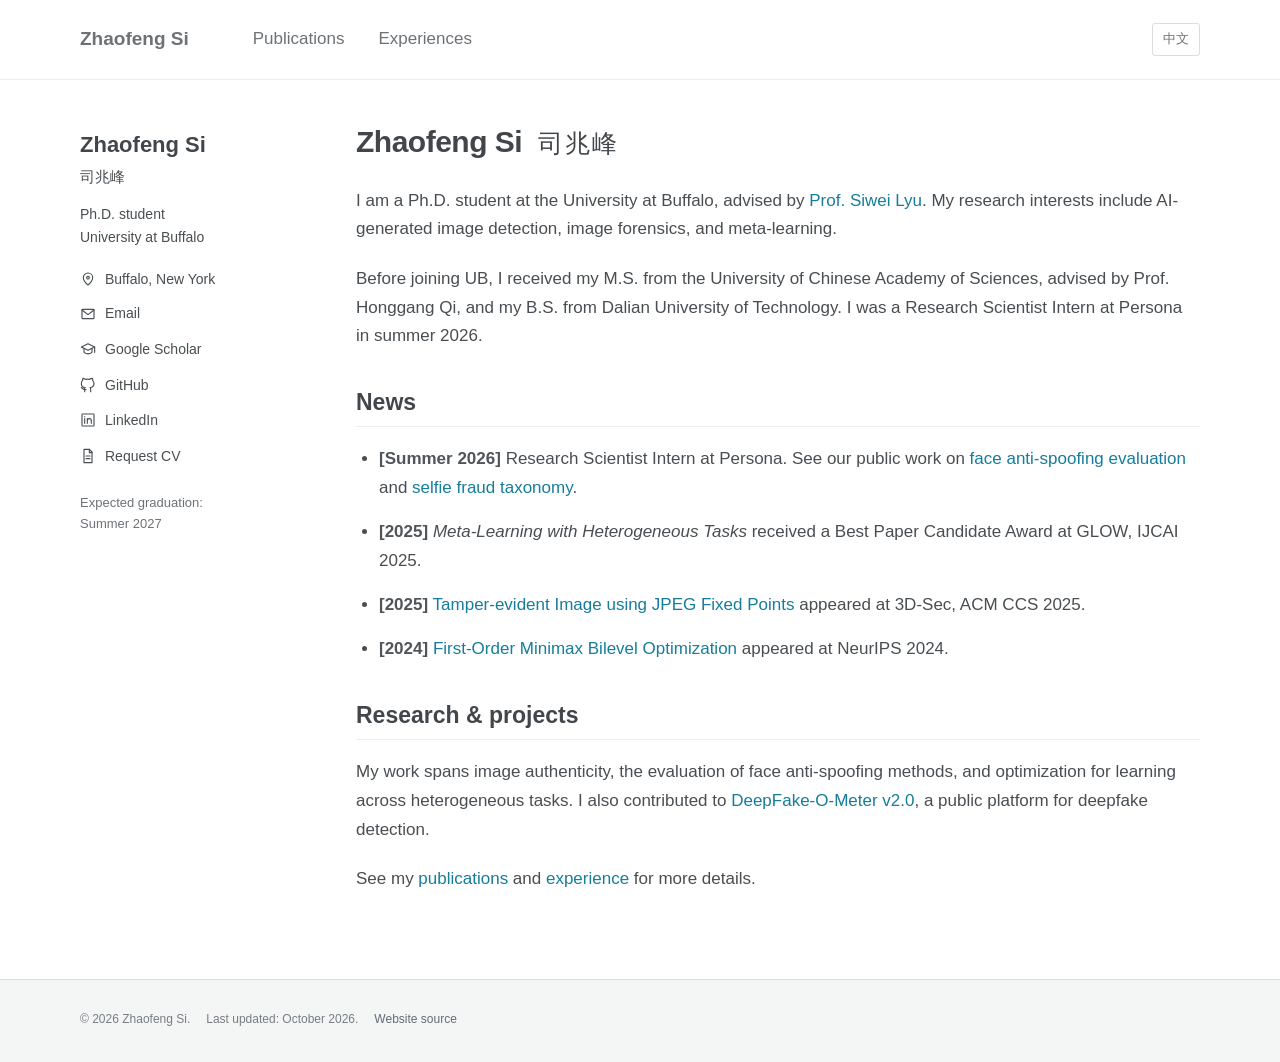
<file: index.html>
<!doctype html>
<html lang="en">
<head>
  <meta charset="utf-8">
  <meta name="viewport" content="width=device-width, initial-scale=1">
  <meta name="description" content="Zhaofeng Si, Ph.D. student at the University at Buffalo. Research in image forensics, AI-generated image detection, and meta-learning.">
  <meta name="theme-color" content="#ffffff">
  <meta property="og:title" content="Zhaofeng Si 司兆峰">
  <meta property="og:description" content="Research, publications, and academic experience of Zhaofeng Si.">
  <meta property="og:type" content="website">
  <meta property="og:url" content="https://mwtsukasa.github.io/">
  <link rel="canonical" href="https://mwtsukasa.github.io/">
  <link rel="icon" href="./assets/favicon.svg?v=20261030-2" type="image/svg+xml">
  <link rel="stylesheet" href="./styles.css?v=20261030-2">
  <title>Zhaofeng Si 司兆峰</title>
  <script src="./script.js?v=20261030-2" defer></script>
</head>
<body data-page="home">
  <a class="skip-link" href="#main"><span lang="en">Skip to content</span><span lang="zh-CN">跳转至正文</span></a>
  <header class="masthead">
    <div class="masthead-inner">
      <a class="site-name" href="./" aria-current="page">Zhaofeng Si</a>
      <nav aria-label="Main navigation"><a href="./publications/"><span lang="en">Publications</span><span lang="zh-CN">论文</span></a><a href="./experiences/"><span lang="en">Experiences</span><span lang="zh-CN">经历</span></a></nav>
      <button class="language-toggle" id="language-toggle" type="button" aria-label="切换为中文">中文</button>
    </div>
  </header>
  <div class="page-layout">
    <aside class="profile" aria-label="Profile">
      <a class="profile-name" href="./">Zhaofeng Si</a>
      <p class="profile-chinese">司兆峰</p>
      <p class="profile-role"><span lang="en">Ph.D. student<br>University at Buffalo</span><span lang="zh-CN">博士研究生<br>纽约州立大学布法罗分校</span></p>
      <p class="profile-location"><svg class="icon" viewBox="0 0 24 24" fill="none" stroke="currentColor" stroke-width="1.7" stroke-linecap="round" stroke-linejoin="round" aria-hidden="true"><path d="M19 10c0 5-7 11-7 11S5 15 5 10a7 7 0 1 1 14 0Z"/><circle cx="12" cy="10" r="2"/></svg><span lang="en">Buffalo, New York</span><span lang="zh-CN">美国纽约州布法罗</span></p>
      <ul class="profile-links"><li><a href="mailto:zhaofeng@buffalo.edu"><svg class="icon" viewBox="0 0 24 24" fill="none" stroke="currentColor" stroke-width="1.7" stroke-linecap="round" stroke-linejoin="round" aria-hidden="true"><rect x="3" y="5" width="18" height="14" rx="1"/><path d="m3 6 9 7 9-7"/></svg><span lang="en">Email</span><span lang="zh-CN">电子邮件</span></a></li><li><a href="https://scholar.google.com/citations?user=auO4764AAAAJ&amp;hl=en"><svg class="icon" viewBox="0 0 24 24" fill="none" stroke="currentColor" stroke-width="1.7" stroke-linecap="round" stroke-linejoin="round" aria-hidden="true"><path d="m2 9 10-5 10 5-10 5L2 9Z"/><path d="M6 11v6c4 3 8 3 12 0v-6M22 9v8"/></svg><span lang="en">Google Scholar</span><span lang="zh-CN">Google Scholar</span></a></li><li><a href="https://github.com/MWTsukasa"><svg class="icon" viewBox="0 0 24 24" fill="none" stroke="currentColor" stroke-width="1.7" stroke-linecap="round" stroke-linejoin="round" aria-hidden="true"><path d="M9 19c-5 1-5-3-7-3m14 6v-4a3 3 0 0 0-.8-2.3C19 15.3 21 13.5 21 10a7 7 0 0 0-2-5c.2-1.1.1-2.2-.5-3-2 0-3.5 1-4.2 1.5a15 15 0 0 0-5.6 0C7.8 3 6.5 2 4.5 2 4 2.8 3.8 4 4 5a7 7 0 0 0-2 5c0 3.5 2 5.3 5.8 5.7A3 3 0 0 0 7 18v4"/></svg><span lang="en">GitHub</span><span lang="zh-CN">GitHub</span></a></li><li><a href="https://www.linkedin.com/in/zhaofeng-si-710855255/"><svg class="icon" viewBox="0 0 24 24" fill="none" stroke="currentColor" stroke-width="1.7" stroke-linecap="round" stroke-linejoin="round" aria-hidden="true"><rect x="3" y="3" width="18" height="18" rx="1"/><path d="M7 10v7M7 7v.1M11 17v-7m0 3c0-4 6-4 6 0v4"/></svg><span lang="en">LinkedIn</span><span lang="zh-CN">LinkedIn</span></a></li><li><a href="mailto:zhaofeng@buffalo.edu?subject=CV%20request"><svg class="icon" viewBox="0 0 24 24" fill="none" stroke="currentColor" stroke-width="1.7" stroke-linecap="round" stroke-linejoin="round" aria-hidden="true"><path d="M6 2h8l4 4v16H6Z"/><path d="M14 2v5h4M9 12h6M9 16h6"/></svg><span lang="en">Request CV</span><span lang="zh-CN">邮件索取简历</span></a></li></ul>
      <p class="profile-graduation"><span lang="en">Expected graduation:<br>Summer 2027</span><span lang="zh-CN">预计毕业：2027 年夏季</span></p>
    </aside>
    <main id="main" class="page-content">
      <h1><span lang="en">Zhaofeng Si <span class="title-chinese">司兆峰</span></span><span lang="zh-CN">司兆峰 <span class="title-english">Zhaofeng Si</span></span></h1>
      
<p><span lang="en">I am a Ph.D. student at the University at Buffalo, advised by <a href="https://cse.buffalo.edu/~siweilyu/">Prof. Siwei Lyu</a>. My research interests include AI-generated image detection, image forensics, and meta-learning.</span><span lang="zh-CN">我目前在纽约州立大学布法罗分校攻读博士，导师为 <a href="https://cse.buffalo.edu/~siweilyu/">Siwei Lyu 教授</a>。研究兴趣包括 AI 生成图像检测、图像取证和元学习。</span></p>
<p><span lang="en">Before joining UB, I received my M.S. from the University of Chinese Academy of Sciences, advised by Prof. Honggang Qi, and my B.S. from Dalian University of Technology. I was a Research Scientist Intern at Persona in summer 2026.</span><span lang="zh-CN">此前，我在中国科学院大学获得硕士学位，导师为齐洪钢教授；在大连理工大学获得学士学位。2026 年夏季，我在 Persona 担任研究科学家实习生。</span></p>
<h2><span lang="en">News</span><span lang="zh-CN">动态</span></h2>
<ul class="news-list">
  <li><span class="news-date"><span lang="en">[Summer 2026]</span><span lang="zh-CN">[2026 年夏季]</span></span> <span lang="en">Research Scientist Intern at Persona. See our public work on <a href="https://research.withpersona.com/mind-the-gap">face anti-spoofing evaluation</a> and <a href="https://research.withpersona.com/digital-taxonomy-of-selfie-fraud">selfie fraud taxonomy</a>.</span><span lang="zh-CN">在 Persona 担任研究科学家实习生。公开工作涉及<a href="https://research.withpersona.com/mind-the-gap">人脸防伪评估</a>与<a href="https://research.withpersona.com/digital-taxonomy-of-selfie-fraud">自拍欺诈分类体系</a>。</span></li>
  <li><span class="news-date">[2025]</span> <em>Meta-Learning with Heterogeneous Tasks</em> <span lang="en">received a Best Paper Candidate Award at GLOW, IJCAI 2025.</span><span lang="zh-CN">获 IJCAI 2025 GLOW 研讨会最佳论文候选奖。</span></li>
  <li><span class="news-date">[2025]</span> <a href="https://arxiv.org/abs/2504.17594">Tamper-evident Image using JPEG Fixed Points</a> <span lang="en">appeared at 3D-Sec, ACM CCS 2025.</span><span lang="zh-CN">发表于 ACM CCS 2025 的 3D-Sec 研讨会。</span></li>
  <li><span class="news-date">[2024]</span> <a href="https://proceedings.neurips.cc/paper_files/paper/2024/hash/2c8047bf3ed8ef6905351608d641f02f-Abstract-Conference.html">First-Order Minimax Bilevel Optimization</a> <span lang="en">appeared at NeurIPS 2024.</span><span lang="zh-CN">发表于 NeurIPS 2024。</span></li>
</ul>
<h2><span lang="en">Research & projects</span><span lang="zh-CN">研究与项目</span></h2>
<p><span lang="en">My work spans image authenticity, the evaluation of face anti-spoofing methods, and optimization for learning across heterogeneous tasks. I also contributed to <a href="https://zinc.cse.buffalo.edu/ubmdfl/deep-o-meter/landing_page">DeepFake-O-Meter v2.0</a>, a public platform for deepfake detection.</span><span lang="zh-CN">我的工作涉及图像真实性分析、人脸防伪方法评估，以及面向异构任务学习的优化方法。我也参与开发了面向公众的深度伪造检测平台 <a href="https://zinc.cse.buffalo.edu/ubmdfl/deep-o-meter/landing_page">DeepFake-O-Meter v2.0</a>。</span></p>
<p><span lang="en">See my <a href="./publications/">publications</a> and <a href="./experiences/">experience</a> for more details.</span><span lang="zh-CN">更多信息可参见<a href="./publications/">论文</a>与<a href="./experiences/">经历</a>。</span></p>

    </main>
  </div>
  <footer class="page-footer"><div><span>© 2026 Zhaofeng Si.</span><span><span lang="en">Last updated: October 2026.</span><span lang="zh-CN">更新于 2026 年 10 月。</span></span><a href="https://github.com/MWTsukasa/MWTsukasa.github.io"><span lang="en">Website source</span><span lang="zh-CN">网页源码</span></a></div></footer>
</body>
</html>
</file>
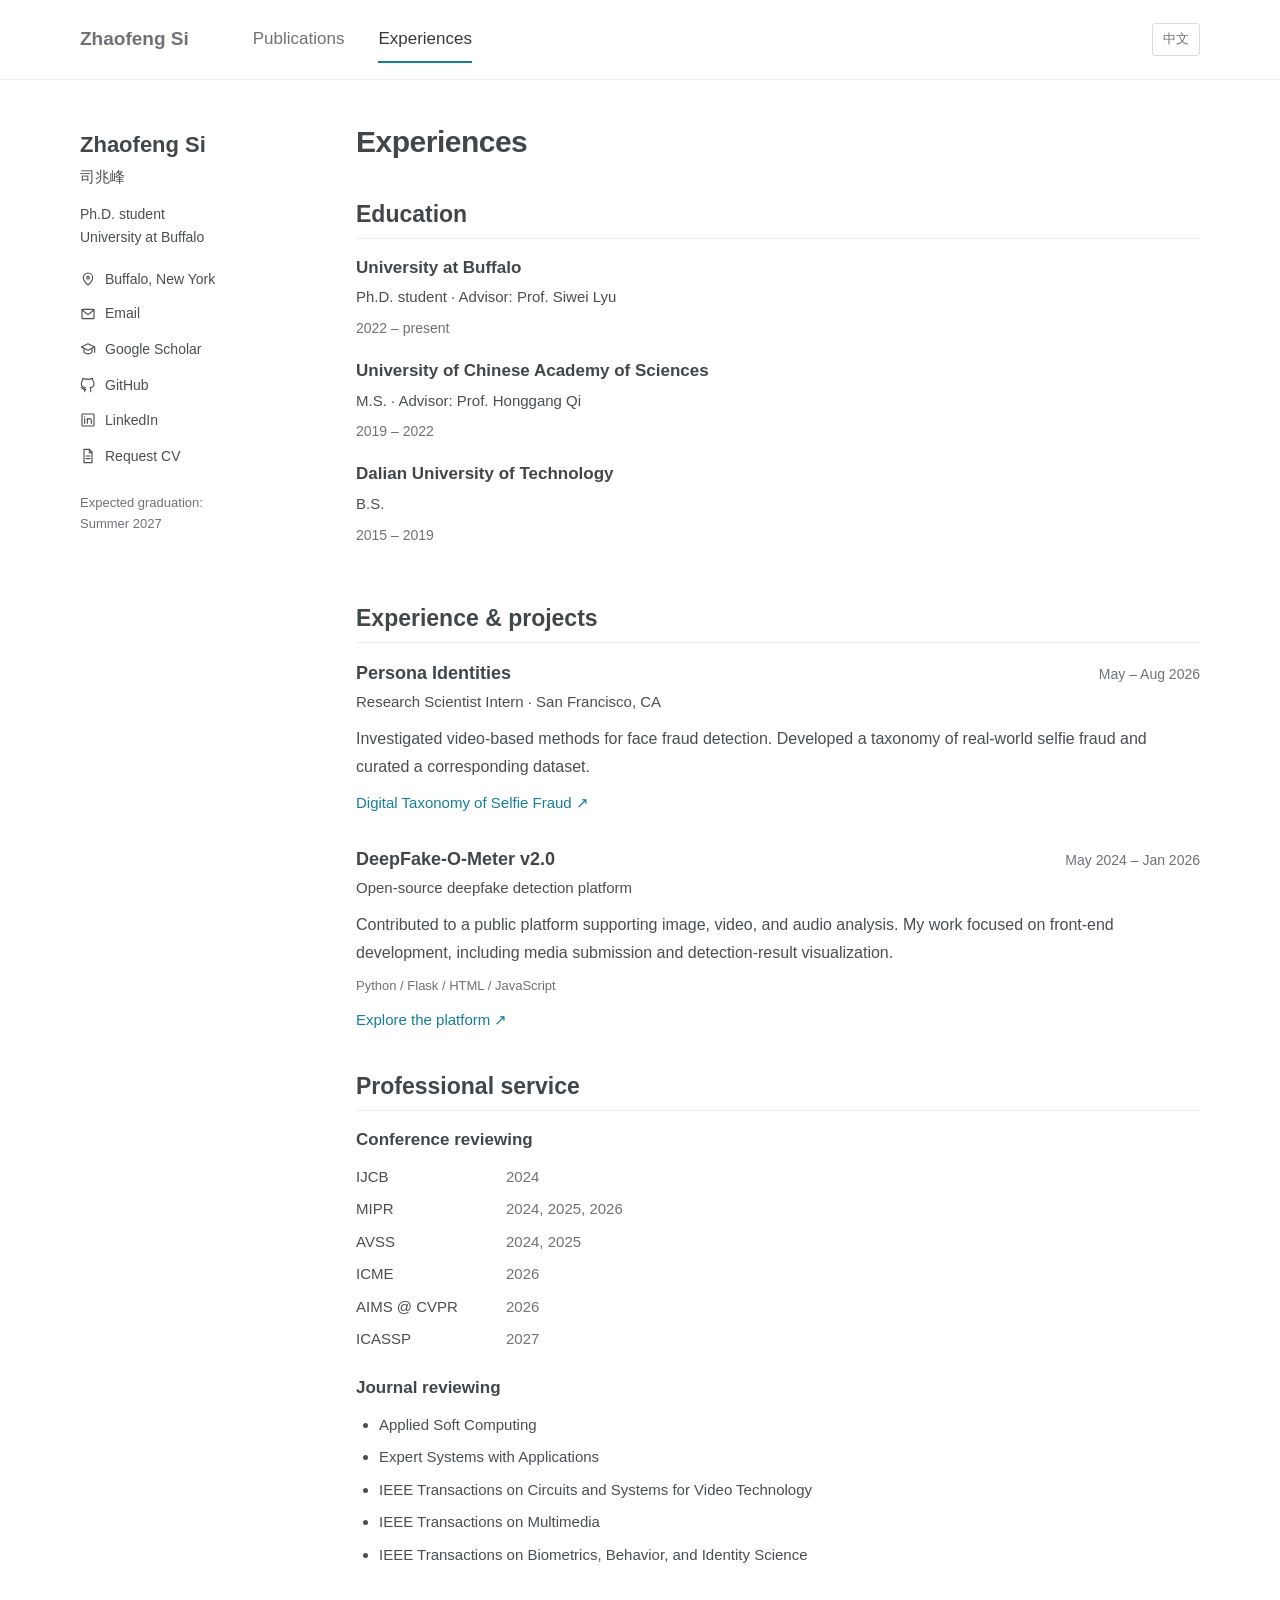
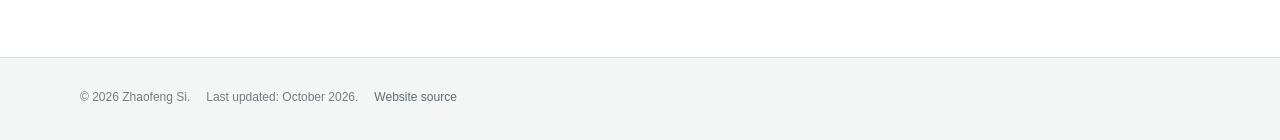
<file: experiences/index.html>
<!doctype html>
<html lang="en">
<head>
  <meta charset="utf-8">
  <meta name="viewport" content="width=device-width, initial-scale=1">
  <meta name="description" content="Zhaofeng Si, Ph.D. student at the University at Buffalo. Research in image forensics, AI-generated image detection, and meta-learning.">
  <meta name="theme-color" content="#ffffff">
  <meta property="og:title" content="Experiences — Zhaofeng Si">
  <meta property="og:description" content="Research, publications, and academic experience of Zhaofeng Si.">
  <meta property="og:type" content="website">
  <meta property="og:url" content="https://mwtsukasa.github.io/experiences/">
  <link rel="canonical" href="https://mwtsukasa.github.io/experiences/">
  <link rel="icon" href="../assets/favicon.svg?v=20261030-2" type="image/svg+xml">
  <link rel="stylesheet" href="../styles.css?v=20261030-2">
  <title>Experiences — Zhaofeng Si</title>
  <script src="../script.js?v=20261030-2" defer></script>
</head>
<body data-page="experiences">
  <a class="skip-link" href="#main"><span lang="en">Skip to content</span><span lang="zh-CN">跳转至正文</span></a>
  <header class="masthead">
    <div class="masthead-inner">
      <a class="site-name" href="../">Zhaofeng Si</a>
      <nav aria-label="Main navigation"><a href="../publications/"><span lang="en">Publications</span><span lang="zh-CN">论文</span></a><a href="../experiences/" aria-current="page"><span lang="en">Experiences</span><span lang="zh-CN">经历</span></a></nav>
      <button class="language-toggle" id="language-toggle" type="button" aria-label="切换为中文">中文</button>
    </div>
  </header>
  <div class="page-layout">
    <aside class="profile" aria-label="Profile">
      <a class="profile-name" href="../">Zhaofeng Si</a>
      <p class="profile-chinese">司兆峰</p>
      <p class="profile-role"><span lang="en">Ph.D. student<br>University at Buffalo</span><span lang="zh-CN">博士研究生<br>纽约州立大学布法罗分校</span></p>
      <p class="profile-location"><svg class="icon" viewBox="0 0 24 24" fill="none" stroke="currentColor" stroke-width="1.7" stroke-linecap="round" stroke-linejoin="round" aria-hidden="true"><path d="M19 10c0 5-7 11-7 11S5 15 5 10a7 7 0 1 1 14 0Z"/><circle cx="12" cy="10" r="2"/></svg><span lang="en">Buffalo, New York</span><span lang="zh-CN">美国纽约州布法罗</span></p>
      <ul class="profile-links"><li><a href="mailto:zhaofeng@buffalo.edu"><svg class="icon" viewBox="0 0 24 24" fill="none" stroke="currentColor" stroke-width="1.7" stroke-linecap="round" stroke-linejoin="round" aria-hidden="true"><rect x="3" y="5" width="18" height="14" rx="1"/><path d="m3 6 9 7 9-7"/></svg><span lang="en">Email</span><span lang="zh-CN">电子邮件</span></a></li><li><a href="https://scholar.google.com/citations?user=auO4764AAAAJ&amp;hl=en"><svg class="icon" viewBox="0 0 24 24" fill="none" stroke="currentColor" stroke-width="1.7" stroke-linecap="round" stroke-linejoin="round" aria-hidden="true"><path d="m2 9 10-5 10 5-10 5L2 9Z"/><path d="M6 11v6c4 3 8 3 12 0v-6M22 9v8"/></svg><span lang="en">Google Scholar</span><span lang="zh-CN">Google Scholar</span></a></li><li><a href="https://github.com/MWTsukasa"><svg class="icon" viewBox="0 0 24 24" fill="none" stroke="currentColor" stroke-width="1.7" stroke-linecap="round" stroke-linejoin="round" aria-hidden="true"><path d="M9 19c-5 1-5-3-7-3m14 6v-4a3 3 0 0 0-.8-2.3C19 15.3 21 13.5 21 10a7 7 0 0 0-2-5c.2-1.1.1-2.2-.5-3-2 0-3.5 1-4.2 1.5a15 15 0 0 0-5.6 0C7.8 3 6.5 2 4.5 2 4 2.8 3.8 4 4 5a7 7 0 0 0-2 5c0 3.5 2 5.3 5.8 5.7A3 3 0 0 0 7 18v4"/></svg><span lang="en">GitHub</span><span lang="zh-CN">GitHub</span></a></li><li><a href="https://www.linkedin.com/in/zhaofeng-si-710855255/"><svg class="icon" viewBox="0 0 24 24" fill="none" stroke="currentColor" stroke-width="1.7" stroke-linecap="round" stroke-linejoin="round" aria-hidden="true"><rect x="3" y="3" width="18" height="18" rx="1"/><path d="M7 10v7M7 7v.1M11 17v-7m0 3c0-4 6-4 6 0v4"/></svg><span lang="en">LinkedIn</span><span lang="zh-CN">LinkedIn</span></a></li><li><a href="mailto:zhaofeng@buffalo.edu?subject=CV%20request"><svg class="icon" viewBox="0 0 24 24" fill="none" stroke="currentColor" stroke-width="1.7" stroke-linecap="round" stroke-linejoin="round" aria-hidden="true"><path d="M6 2h8l4 4v16H6Z"/><path d="M14 2v5h4M9 12h6M9 16h6"/></svg><span lang="en">Request CV</span><span lang="zh-CN">邮件索取简历</span></a></li></ul>
      <p class="profile-graduation"><span lang="en">Expected graduation:<br>Summer 2027</span><span lang="zh-CN">预计毕业：2027 年夏季</span></p>
    </aside>
    <main id="main" class="page-content">
      <h1><span lang="en">Experiences</span><span lang="zh-CN">经历</span></h1>
      <section>
        <h2><span lang="en">Education</span><span lang="zh-CN">教育背景</span></h2>
        <div class="education-entry"><div><h3><span lang="en">University at Buffalo</span><span lang="zh-CN">纽约州立大学布法罗分校</span></h3><p><span lang="en">Ph.D. student · Advisor: Prof. Siwei Lyu</span><span lang="zh-CN">博士在读 · 导师：Siwei Lyu 教授</span></p></div><span class="date"><span lang="en">2022 – present</span><span lang="zh-CN">2022 — 至今</span></span></div>
        <div class="education-entry"><div><h3><span lang="en">University of Chinese Academy of Sciences</span><span lang="zh-CN">中国科学院大学</span></h3><p><span lang="en">M.S. · Advisor: Prof. Honggang Qi</span><span lang="zh-CN">硕士 · 导师：Honggang Qi 教授</span></p></div><span class="date">2019 – 2022</span></div>
        <div class="education-entry"><div><h3><span lang="en">Dalian University of Technology</span><span lang="zh-CN">大连理工大学</span></h3><p><span lang="en">B.S.</span><span lang="zh-CN">学士</span></p></div><span class="date">2015 – 2019</span></div>
      </section><section>
        <h2><span lang="en">Experience & projects</span><span lang="zh-CN">经历与项目</span></h2>
        <article class="experience-entry"><div class="entry-top"><h3>Persona Identities</h3><span class="date"><span lang="en">May – Aug 2026</span><span lang="zh-CN">2026.05 — 2026.08</span></span></div><p class="entry-role"><span lang="en">Research Scientist Intern · San Francisco, CA</span><span lang="zh-CN">研究科学家实习生 · 美国旧金山</span></p><p><span lang="en">Investigated video-based methods for face fraud detection. Developed a taxonomy of real-world selfie fraud and curated a corresponding dataset.</span><span lang="zh-CN">研究基于视频的人脸欺诈检测方法，构建面向真实场景的自拍欺诈分类体系，并整理相应数据集。</span></p><a class="text-link" href="https://research.withpersona.com/digital-taxonomy-of-selfie-fraud"><span lang="en">Digital Taxonomy of Selfie Fraud</span><span lang="zh-CN">查看公开项目</span> <span aria-hidden="true">↗</span></a></article>
        <article class="experience-entry"><div class="entry-top"><h3>DeepFake-O-Meter v2.0</h3><span class="date"><span lang="en">May 2024 – Jan 2026</span><span lang="zh-CN">2024.05 — 2026.01</span></span></div><p class="entry-role"><span lang="en">Open-source deepfake detection platform</span><span lang="zh-CN">面向公众的开源深度伪造检测平台</span></p><p><span lang="en">Contributed to a public platform supporting image, video, and audio analysis. My work focused on front-end development, including media submission and detection-result visualization.</span><span lang="zh-CN">参与开发支持图像、视频及音频分析的公共平台，主要负责前端开发，包括样本提交与检测结果展示。</span></p><p class="technology">Python / Flask / HTML / JavaScript</p><a class="text-link" href="https://zinc.cse.buffalo.edu/ubmdfl/deep-o-meter/landing_page"><span lang="en">Explore the platform</span><span lang="zh-CN">访问平台</span> <span aria-hidden="true">↗</span></a></article>
      </section><section>
        <h2><span lang="en">Professional service</span><span lang="zh-CN">学术服务</span></h2>
        <div class="service-group"><h3><span lang="en">Conference reviewing</span><span lang="zh-CN">会议审稿</span></h3><dl class="service-list"><div><dt>IJCB</dt><dd>2024</dd></div><div><dt>MIPR</dt><dd>2024, 2025, 2026</dd></div><div><dt>AVSS</dt><dd>2024, 2025</dd></div><div><dt>ICME</dt><dd>2026</dd></div><div><dt>AIMS @ CVPR</dt><dd>2026</dd></div><div><dt>ICASSP</dt><dd>2027</dd></div></dl></div>
        <div class="service-group"><h3><span lang="en">Journal reviewing</span><span lang="zh-CN">期刊审稿</span></h3><ul class="journal-list"><li>Applied Soft Computing</li><li>Expert Systems with Applications</li><li>IEEE Transactions on Circuits and Systems for Video Technology</li><li>IEEE Transactions on Multimedia</li><li>IEEE Transactions on Biometrics, Behavior, and Identity Science</li></ul></div>
      </section>
    </main>
  </div>
  <footer class="page-footer"><div><span>© 2026 Zhaofeng Si.</span><span><span lang="en">Last updated: October 2026.</span><span lang="zh-CN">更新于 2026 年 10 月。</span></span><a href="https://github.com/MWTsukasa/MWTsukasa.github.io"><span lang="en">Website source</span><span lang="zh-CN">网页源码</span></a></div></footer>
</body>
</html>
</file>
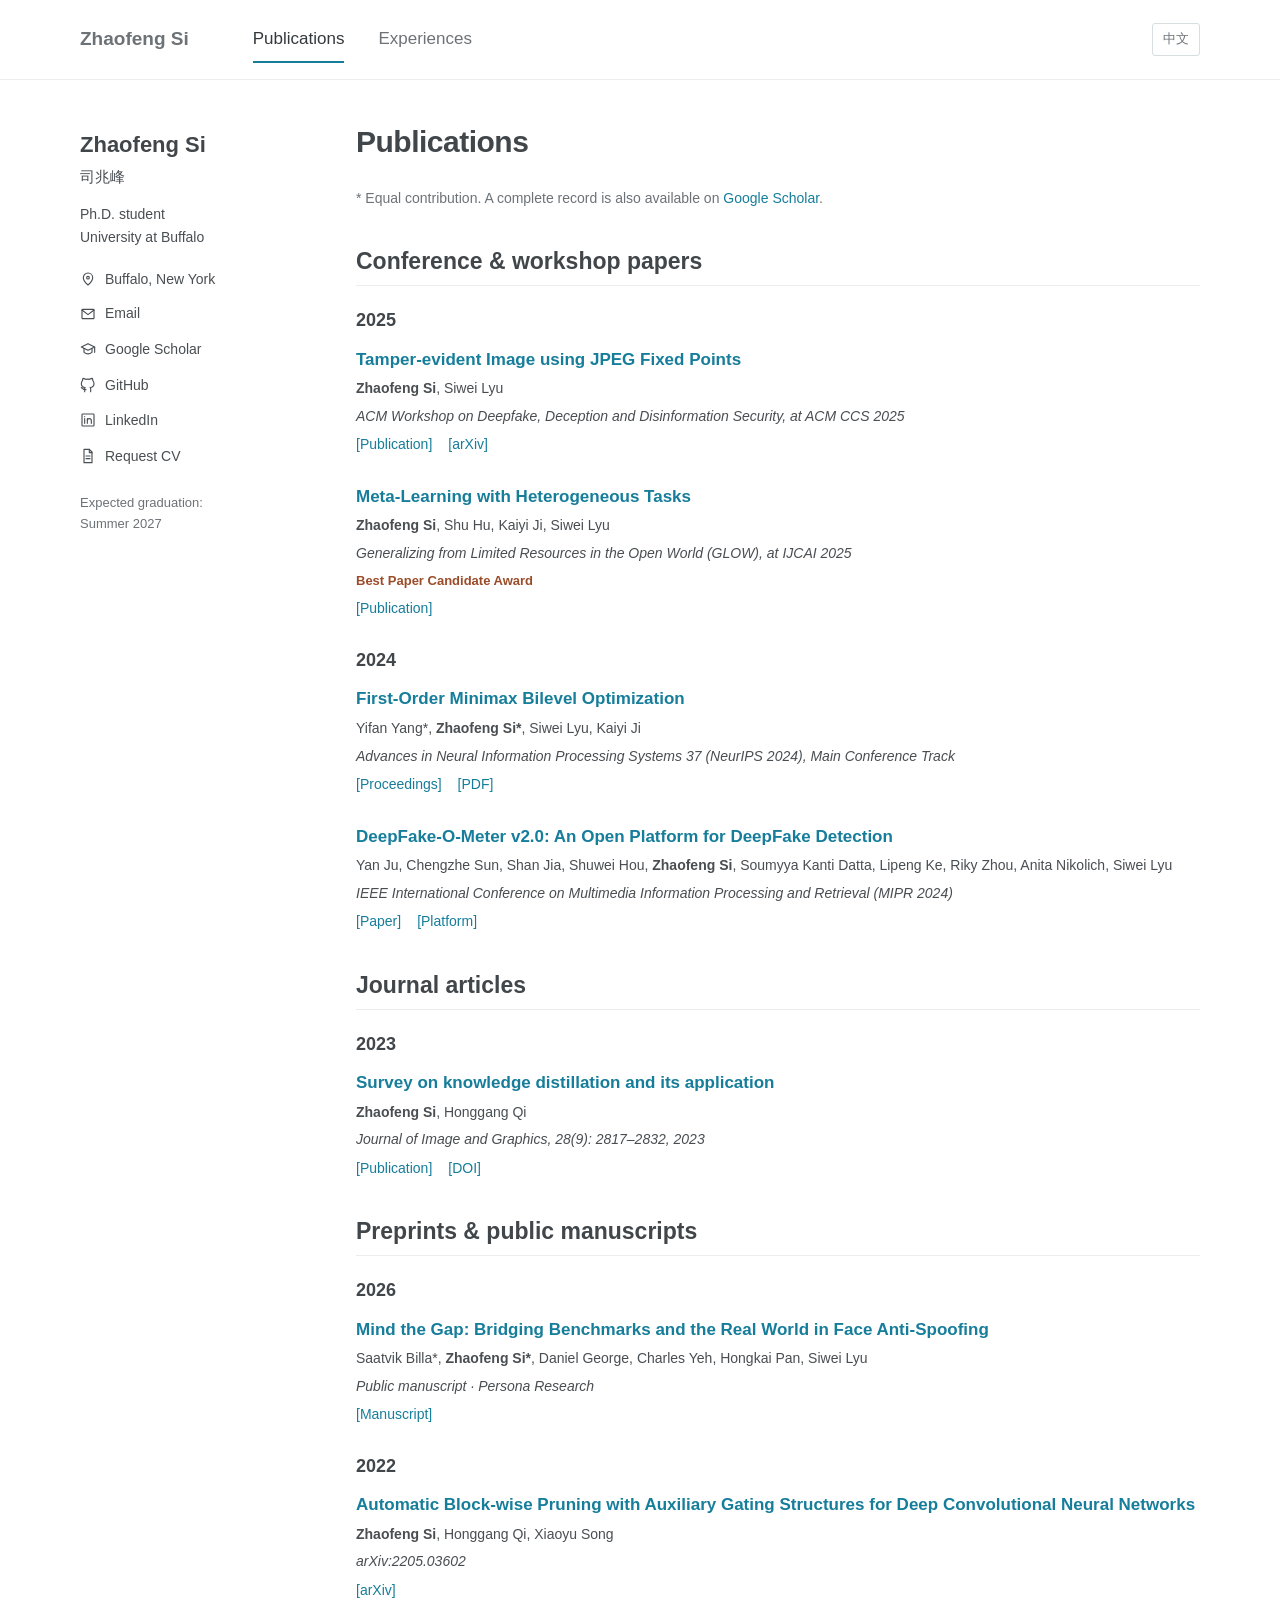
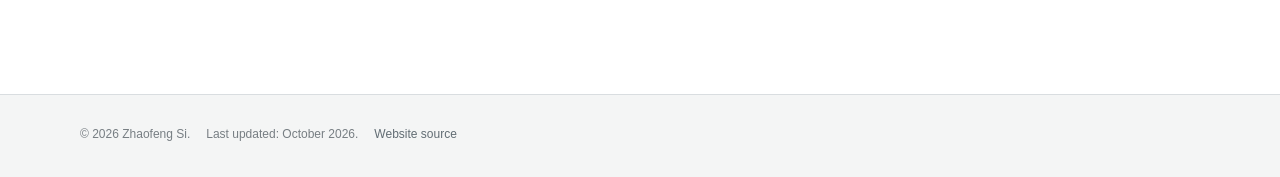
<file: publications/index.html>
<!doctype html>
<html lang="en">
<head>
  <meta charset="utf-8">
  <meta name="viewport" content="width=device-width, initial-scale=1">
  <meta name="description" content="Zhaofeng Si, Ph.D. student at the University at Buffalo. Research in image forensics, AI-generated image detection, and meta-learning.">
  <meta name="theme-color" content="#ffffff">
  <meta property="og:title" content="Publications — Zhaofeng Si">
  <meta property="og:description" content="Research, publications, and academic experience of Zhaofeng Si.">
  <meta property="og:type" content="website">
  <meta property="og:url" content="https://mwtsukasa.github.io/publications/">
  <link rel="canonical" href="https://mwtsukasa.github.io/publications/">
  <link rel="icon" href="../assets/favicon.svg?v=20261030-2" type="image/svg+xml">
  <link rel="stylesheet" href="../styles.css?v=20261030-2">
  <title>Publications — Zhaofeng Si</title>
  <script src="../script.js?v=20261030-2" defer></script>
</head>
<body data-page="publications">
  <a class="skip-link" href="#main"><span lang="en">Skip to content</span><span lang="zh-CN">跳转至正文</span></a>
  <header class="masthead">
    <div class="masthead-inner">
      <a class="site-name" href="../">Zhaofeng Si</a>
      <nav aria-label="Main navigation"><a href="../publications/" aria-current="page"><span lang="en">Publications</span><span lang="zh-CN">论文</span></a><a href="../experiences/"><span lang="en">Experiences</span><span lang="zh-CN">经历</span></a></nav>
      <button class="language-toggle" id="language-toggle" type="button" aria-label="切换为中文">中文</button>
    </div>
  </header>
  <div class="page-layout">
    <aside class="profile" aria-label="Profile">
      <a class="profile-name" href="../">Zhaofeng Si</a>
      <p class="profile-chinese">司兆峰</p>
      <p class="profile-role"><span lang="en">Ph.D. student<br>University at Buffalo</span><span lang="zh-CN">博士研究生<br>纽约州立大学布法罗分校</span></p>
      <p class="profile-location"><svg class="icon" viewBox="0 0 24 24" fill="none" stroke="currentColor" stroke-width="1.7" stroke-linecap="round" stroke-linejoin="round" aria-hidden="true"><path d="M19 10c0 5-7 11-7 11S5 15 5 10a7 7 0 1 1 14 0Z"/><circle cx="12" cy="10" r="2"/></svg><span lang="en">Buffalo, New York</span><span lang="zh-CN">美国纽约州布法罗</span></p>
      <ul class="profile-links"><li><a href="mailto:zhaofeng@buffalo.edu"><svg class="icon" viewBox="0 0 24 24" fill="none" stroke="currentColor" stroke-width="1.7" stroke-linecap="round" stroke-linejoin="round" aria-hidden="true"><rect x="3" y="5" width="18" height="14" rx="1"/><path d="m3 6 9 7 9-7"/></svg><span lang="en">Email</span><span lang="zh-CN">电子邮件</span></a></li><li><a href="https://scholar.google.com/citations?user=auO4764AAAAJ&amp;hl=en"><svg class="icon" viewBox="0 0 24 24" fill="none" stroke="currentColor" stroke-width="1.7" stroke-linecap="round" stroke-linejoin="round" aria-hidden="true"><path d="m2 9 10-5 10 5-10 5L2 9Z"/><path d="M6 11v6c4 3 8 3 12 0v-6M22 9v8"/></svg><span lang="en">Google Scholar</span><span lang="zh-CN">Google Scholar</span></a></li><li><a href="https://github.com/MWTsukasa"><svg class="icon" viewBox="0 0 24 24" fill="none" stroke="currentColor" stroke-width="1.7" stroke-linecap="round" stroke-linejoin="round" aria-hidden="true"><path d="M9 19c-5 1-5-3-7-3m14 6v-4a3 3 0 0 0-.8-2.3C19 15.3 21 13.5 21 10a7 7 0 0 0-2-5c.2-1.1.1-2.2-.5-3-2 0-3.5 1-4.2 1.5a15 15 0 0 0-5.6 0C7.8 3 6.5 2 4.5 2 4 2.8 3.8 4 4 5a7 7 0 0 0-2 5c0 3.5 2 5.3 5.8 5.7A3 3 0 0 0 7 18v4"/></svg><span lang="en">GitHub</span><span lang="zh-CN">GitHub</span></a></li><li><a href="https://www.linkedin.com/in/zhaofeng-si-710855255/"><svg class="icon" viewBox="0 0 24 24" fill="none" stroke="currentColor" stroke-width="1.7" stroke-linecap="round" stroke-linejoin="round" aria-hidden="true"><rect x="3" y="3" width="18" height="18" rx="1"/><path d="M7 10v7M7 7v.1M11 17v-7m0 3c0-4 6-4 6 0v4"/></svg><span lang="en">LinkedIn</span><span lang="zh-CN">LinkedIn</span></a></li><li><a href="mailto:zhaofeng@buffalo.edu?subject=CV%20request"><svg class="icon" viewBox="0 0 24 24" fill="none" stroke="currentColor" stroke-width="1.7" stroke-linecap="round" stroke-linejoin="round" aria-hidden="true"><path d="M6 2h8l4 4v16H6Z"/><path d="M14 2v5h4M9 12h6M9 16h6"/></svg><span lang="en">Request CV</span><span lang="zh-CN">邮件索取简历</span></a></li></ul>
      <p class="profile-graduation"><span lang="en">Expected graduation:<br>Summer 2027</span><span lang="zh-CN">预计毕业：2027 年夏季</span></p>
    </aside>
    <main id="main" class="page-content">
      <h1><span lang="en">Publications</span><span lang="zh-CN">论文</span></h1>
      <p class="page-note"><span lang="en">* Equal contribution. A complete record is also available on</span><span lang="zh-CN">* 表示同等贡献。完整记录也可参见</span> <a href="https://scholar.google.com/citations?user=auO4764AAAAJ&amp;hl=en">Google Scholar</a>.</p><section><h2><span lang="en">Conference & workshop papers</span><span lang="zh-CN">会议与研讨会论文</span></h2><h3 class="publication-year">2025</h3><ul class="publication-list"><li class="publication"><h3><a href="https://doi.org/10.1145/3733813.3764369">Tamper-evident Image using JPEG Fixed Points</a></h3><p class="authors"><strong>Zhaofeng Si</strong>, Siwei Lyu</p><p class="venue">ACM Workshop on Deepfake, Deception and Disinformation Security, at ACM CCS 2025</p><div class="paper-links"><a href="https://doi.org/10.1145/3733813.3764369"><span lang="en">Publication</span><span lang="zh-CN">正式发表版本</span></a><a href="https://arxiv.org/abs/2504.17594">arXiv</a></div></li><li class="publication"><h3><a href="https://doi.org/10.1007/978-981-95-0988-1_6">Meta-Learning with Heterogeneous Tasks</a></h3><p class="authors"><strong>Zhaofeng Si</strong>, Shu Hu, Kaiyi Ji, Siwei Lyu</p><p class="venue">Generalizing from Limited Resources in the Open World (GLOW), at IJCAI 2025</p><p class="paper-distinction"><span lang="en">Best Paper Candidate Award</span><span lang="zh-CN">最佳论文候选奖</span></p><div class="paper-links"><a href="https://doi.org/10.1007/978-981-95-0988-1_6"><span lang="en">Publication</span><span lang="zh-CN">论文</span></a></div></li></ul><h3 class="publication-year">2024</h3><ul class="publication-list"><li class="publication"><h3><a href="https://proceedings.neurips.cc/paper_files/paper/2024/hash/2c8047bf3ed8ef6905351608d641f02f-Abstract-Conference.html">First-Order Minimax Bilevel Optimization</a></h3><p class="authors">Yifan Yang*, <strong>Zhaofeng Si*</strong>, Siwei Lyu, Kaiyi Ji</p><p class="venue">Advances in Neural Information Processing Systems 37 (NeurIPS 2024), Main Conference Track</p><div class="paper-links"><a href="https://proceedings.neurips.cc/paper_files/paper/2024/hash/2c8047bf3ed8ef6905351608d641f02f-Abstract-Conference.html"><span lang="en">Proceedings</span><span lang="zh-CN">论文集</span></a><a href="https://proceedings.neurips.cc/paper_files/paper/2024/file/2c8047bf3ed8ef6905351608d641f02f-Paper-Conference.pdf">PDF</a></div></li><li class="publication"><h3><a href="https://arxiv.org/abs/2404.13146">DeepFake-O-Meter v2.0: An Open Platform for DeepFake Detection</a></h3><p class="authors">Yan Ju, Chengzhe Sun, Shan Jia, Shuwei Hou, <strong>Zhaofeng Si</strong>, Soumyya Kanti Datta, Lipeng Ke, Riky Zhou, Anita Nikolich, Siwei Lyu</p><p class="venue">IEEE International Conference on Multimedia Information Processing and Retrieval (MIPR 2024)</p><div class="paper-links"><a href="https://arxiv.org/abs/2404.13146"><span lang="en">Paper</span><span lang="zh-CN">论文</span></a><a href="https://zinc.cse.buffalo.edu/ubmdfl/deep-o-meter/landing_page"><span lang="en">Platform</span><span lang="zh-CN">平台</span></a></div></li></ul></section><section><h2><span lang="en">Journal articles</span><span lang="zh-CN">期刊论文</span></h2><h3 class="publication-year">2023</h3><ul class="publication-list"><li class="publication"><h3><a href="https://www.cjig.cn/zh/article/doi/10.11834/jig.220273/"><span lang="en">Survey on knowledge distillation and its application</span><span lang="zh-CN">知识蒸馏方法研究与应用综述</span></a></h3><p class="authors"><span lang="en"><strong>Zhaofeng Si</strong>, Honggang Qi</span><span lang="zh-CN"><strong>司兆峰</strong>，齐洪钢</span></p><p class="venue"><span lang="en">Journal of Image and Graphics, 28(9): 2817–2832, 2023</span><span lang="zh-CN">中国图象图形学报，2023，28(9)：2817–2832</span></p><div class="paper-links"><a href="https://www.cjig.cn/zh/article/doi/10.11834/jig.220273/"><span lang="en">Publication</span><span lang="zh-CN">论文</span></a><a href="https://doi.org/10.11834/jig.220273">DOI</a></div></li></ul></section><section><h2><span lang="en">Preprints & public manuscripts</span><span lang="zh-CN">预印本与公开稿件</span></h2><h3 class="publication-year">2026</h3><ul class="publication-list"><li class="publication"><h3><a href="https://research.withpersona.com/mind-the-gap">Mind the Gap: Bridging Benchmarks and the Real World in Face Anti-Spoofing</a></h3><p class="authors">Saatvik Billa*, <strong>Zhaofeng Si*</strong>, Daniel George, Charles Yeh, Hongkai Pan, Siwei Lyu</p><p class="venue"><span lang="en">Public manuscript · Persona Research</span><span lang="zh-CN">公开研究稿件 · Persona Research</span></p><div class="paper-links"><a href="https://research.withpersona.com/mind-the-gap"><span lang="en">Manuscript</span><span lang="zh-CN">公开稿件</span></a></div></li></ul><h3 class="publication-year">2022</h3><ul class="publication-list"><li class="publication"><h3><a href="https://arxiv.org/abs/2205.03602">Automatic Block-wise Pruning with Auxiliary Gating Structures for Deep Convolutional Neural Networks</a></h3><p class="authors"><strong>Zhaofeng Si</strong>, Honggang Qi, Xiaoyu Song</p><p class="venue">arXiv:2205.03602</p><div class="paper-links"><a href="https://arxiv.org/abs/2205.03602">arXiv</a></div></li></ul></section>
    </main>
  </div>
  <footer class="page-footer"><div><span>© 2026 Zhaofeng Si.</span><span><span lang="en">Last updated: October 2026.</span><span lang="zh-CN">更新于 2026 年 10 月。</span></span><a href="https://github.com/MWTsukasa/MWTsukasa.github.io"><span lang="en">Website source</span><span lang="zh-CN">网页源码</span></a></div></footer>
</body>
</html>
</file>
<file: styles.css>
:root {
  --ink: #494e52;
  --muted: #6d7277;
  --link: #167d9a;
  --line: #ebedef;
  --sans: -apple-system, BlinkMacSystemFont, "Segoe UI", Arial, "PingFang SC", "Microsoft YaHei", sans-serif;
}
* { box-sizing: border-box; }
html { scroll-behavior: smooth; }
body { margin: 0; background: #fff; color: var(--ink); font: 17px/1.7 var(--sans); -webkit-font-smoothing: antialiased; }
a { color: var(--link); text-decoration: none; }
a:hover { text-decoration: underline; text-underline-offset: 3px; }
a:focus-visible, button:focus-visible { outline: 2px solid var(--link); outline-offset: 4px; }
button { font: inherit; }
html[lang="en"] [lang="zh-CN"], html[lang="zh-CN"] [lang="en"], [hidden] { display: none !important; }
p { margin: 0 0 1.2em; }
h1, h2, h3 { line-height: 1.35; color: #41464a; }
h1 { font-size: 30px; margin: 0 0 24px; letter-spacing: -.5px; }
h2 { font-size: 23px; margin: 36px 0 18px; padding-bottom: 8px; border-bottom: 1px solid var(--line); }
h3 { font-size: 18px; }
ul { padding-left: 23px; }
li { margin-bottom: 10px; }
.skip-link { position: fixed; top: -80px; left: 20px; z-index: 100; padding: 9px 16px; background: #fff; border: 1px solid var(--link); }
.skip-link:focus { top: 10px; }
.masthead { border-bottom: 1px solid var(--line); }
.masthead-inner { max-width: 1120px; min-height: 79px; padding: 18px 0; margin: 0 auto; display: flex; align-items: center; gap: 36px; }
.site-name { color: var(--muted); font-size: 19px; font-weight: 700; margin-right: 28px; }
.masthead nav { display: flex; gap: 34px; }
.masthead nav a { color: var(--muted); padding: 7px 0; }
.masthead nav a[aria-current="page"] { color: #34393d; box-shadow: 0 2px 0 #167d9a; }
.language-toggle { margin-left: auto; background: none; border: 1px solid #d8dde0; border-radius: 3px; color: var(--muted); font-size: 13px; padding: 4px 10px; cursor: pointer; }
.language-toggle:hover { background: #f5f7f8; color: #34393d; }
.page-layout { max-width: 1120px; margin: 0 auto; display: grid; grid-template-columns: 220px minmax(0, 1fr); gap: 56px; padding: 42px 0 65px; min-height: calc(100vh - 195px); }
.profile { align-self: start; position: sticky; top: 35px; padding-top: 5px; font-size: 14px; line-height: 1.6; }
.profile-name { color: #41464a; font-size: 22px; font-weight: 700; }
.profile-chinese { margin: 3px 0 14px; font-size: 15px; }
.profile-role { margin-bottom: 20px; }
.profile-location { display: flex; align-items: center; gap: 9px; margin-bottom: 12px; }
.icon { width: 16px; height: 16px; flex: 0 0 16px; }
.profile-links { list-style: none; margin: 0; padding: 0; }
.profile-links li { margin: 0 0 10px; }
.profile-links a { display: inline-flex; align-items: center; gap: 9px; color: var(--ink); }
.profile-links a:hover { color: var(--link); }
.profile-graduation { margin-top: 23px; color: var(--muted); font-size: 13px; }
.page-content { min-width: 0; }
.title-chinese { font-size: .84em; font-weight: 400; margin-left: 8px; letter-spacing: 2px; }
.title-english { font-size: .83em; font-weight: 400; margin-left: 8px; }
.news-list { margin: 0; }
.news-list li { margin-bottom: 15px; }
.news-date { font-weight: 600; color: #50555a; }
.page-note { color: var(--muted); font-size: 14px; }
.publication-year { font-size: 18px; margin: 22px 0 14px; }
.publication-list { list-style: none; padding: 0; margin: 0; }
.publication { margin: 0 0 27px; padding: 0; }
.publication h3 { font-size: 17px; font-weight: 650; line-height: 1.5; margin: 0 0 5px; }
.authors { font-size: 14px; margin: 0 0 4px; line-height: 1.7; }
.authors strong { font-weight: 700; }
.venue { font-size: 14px; line-height: 1.65; margin: 0 0 5px; font-style: italic; }
.paper-links { display: flex; flex-wrap: wrap; gap: 16px; font-size: 14px; }
.paper-links a::before { content: "["; }
.paper-links a::after { content: "]"; }
.paper-distinction { font-size: 13px; color: #9b4c29; font-weight: 600; margin: 3px 0 5px; }
.education-entry { padding: 0 0 17px; }
.education-entry h3 { margin: 0 0 5px; font-size: 17px; }
.education-entry p { margin: 0 0 4px; font-size: 15px; }
.date { font-size: 14px; color: var(--muted); }
.experience-entry { margin-bottom: 29px; }
.entry-top { display: flex; align-items: baseline; justify-content: space-between; gap: 18px; }
.entry-top h3 { margin: 0 0 4px; }
.entry-top .date { white-space: nowrap; }
.entry-role { font-size: 15px; margin: 0 0 11px; }
.experience-entry > p:not(.entry-role) { font-size: 16px; margin-bottom: 9px; }
.experience-entry .technology { color: var(--muted); font-size: 13px !important; }
.text-link { font-size: 15px; }
.service-group { margin-bottom: 25px; }
.service-group h3 { margin: 0 0 12px; font-size: 17px; }
.service-list { margin: 0; font-size: 15px; }
.service-list > div { display: flex; gap: 15px; margin-bottom: 7px; }
.service-list dt { min-width: 135px; }
.service-list dd { margin: 0; color: var(--muted); }
.journal-list { font-size: 15px; margin: 0; }
.journal-list li { margin-bottom: 7px; }
.page-footer { border-top: 1px solid #d9dde0; background: #f4f5f5; color: #777e83; font-size: 12px; padding: 29px 0 32px; }
.page-footer > div { max-width: 1120px; margin: auto; display: flex; flex-wrap: wrap; gap: 8px 16px; }
.page-footer a { color: #626d74; }
@media (max-width: 1200px) {
  .masthead-inner, .page-layout, .page-footer > div { margin-left: 35px; margin-right: 35px; }
  .page-layout { grid-template-columns: 200px minmax(0, 1fr); gap: 40px; }
}
@media (max-width: 760px) {
  body { font-size: 16px; }
  .masthead-inner { flex-wrap: wrap; gap: 12px 22px; min-height: 70px; padding: 15px 0; margin: 0 22px; }
  .site-name { font-size: 18px; margin: 0; }
  .masthead nav { gap: 22px; font-size: 14px; order: 3; flex-basis: 100%; }
  .masthead nav a { padding: 2px 0; }
  .language-toggle { margin-left: auto; }
  .page-layout { display: block; margin: 0 22px; padding: 26px 0 40px; }
  .profile { position: static; padding: 0 0 23px; margin-bottom: 27px; border-bottom: 1px solid var(--line); }
  .profile-name { font-size: 21px; }
  .profile-chinese { display: inline; margin-left: 8px; font-size: 14px; }
  .profile-role { margin: 7px 0 12px; font-size: 13px; }
  .profile-location, .profile-graduation { display: none; }
  .profile-links { display: flex; gap: 8px 18px; flex-wrap: wrap; font-size: 13px; }
  .profile-links li { margin: 0; }
  .profile-links .icon { width: 14px; height: 14px; flex-basis: 14px; }
  .profile-links a { gap: 6px; }
  h1 { font-size: 26px; margin-bottom: 20px; }
  h2 { font-size: 21px; margin-top: 29px; }
  .entry-top { display: block; }
  .entry-top .date { display: inline-block; margin-bottom: 7px; }
  .publication h3 { font-size: 16px; }
  .authors, .venue { font-size: 13px; }
  .page-footer { padding: 23px 0; }
  .page-footer > div { margin: 0 22px; }
}
@media (prefers-reduced-motion: reduce) { html { scroll-behavior: auto; } }
@media print {
  .masthead, .skip-link, .page-footer { display: none; }
  .page-layout { display: block; margin: 0; padding: 0; }
  .profile { position: static; border-bottom: 1px solid #ccc; padding-bottom: 15px; margin-bottom: 20px; }
  .profile-links { display: flex; flex-wrap: wrap; gap: 15px; }
  .profile-graduation { display: none; }
  .publication, .experience-entry, .education-entry { break-inside: avoid; }
}
</file>
